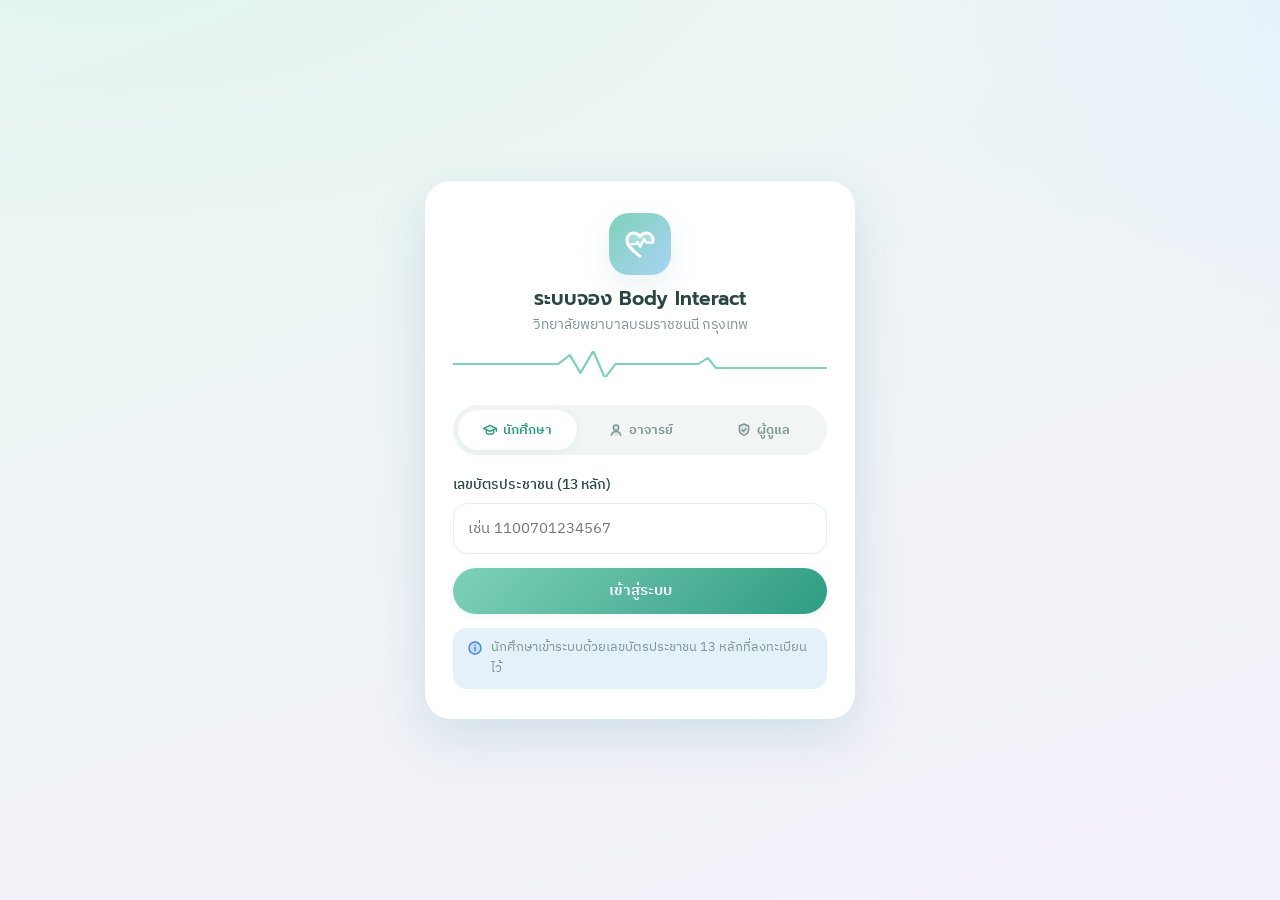
<file: Index.html>
<!DOCTYPE html>
<html lang="th">
<head>
  <meta charset="UTF-8" />
  <meta name="viewport" content="width=device-width, initial-scale=1.0" />
  <title>ระบบจอง Body Interact – วิทยาลัยพยาบาลบรมราชชนนี กรุงเทพ</title>
  <meta name="description" content="ระบบกำกับติดตามการจองเข้าใช้งานโปรแกรม Body Interact สำหรับการเรียนการสอน" />
  <link rel="preconnect" href="https://fonts.googleapis.com" />
  <link rel="preconnect" href="https://fonts.gstatic.com" crossorigin />
  <link href="https://fonts.googleapis.com/css2?family=Prompt:wght@400;500;600;700&family=IBM+Plex+Sans+Thai:wght@400;500;600;700&display=swap" rel="stylesheet" />
  <link rel="stylesheet" href="style.css" />
</head>
<body>
  <!-- ====== หน้าล็อกอิน ====== -->
  <div id="loginView" class="login-wrap">
    <div class="login-card">
      <div class="login-brand">
        <div class="logo">
          <svg viewBox="0 0 24 24" fill="none" stroke="#fff" stroke-width="2.1" stroke-linecap="round" stroke-linejoin="round">
            <path d="M12 20.6C6.4 16.6 2.8 13.3 2.8 9.1 2.8 6.2 5 4.3 7.5 4.3c1.7 0 3.3.9 4.5 2.5 1.2-1.6 2.8-2.5 4.5-2.5 2.5 0 4.7 1.9 4.7 4.8 0 .6-.07 1.2-.2 1.7H16l-1.7-2.5L11.6 14 9.8 10.6l-1 1.5H6.3" fill="#fff" fill-opacity=".22" stroke="none"/>
            <path d="M12 20.6C6.4 16.6 2.8 13.3 2.8 9.1 2.8 6.2 5 4.3 7.5 4.3c1.7 0 3.3.9 4.5 2.5 1.2-1.6 2.8-2.5 4.5-2.5 2.5 0 4.7 1.9 4.7 4.8 0 .6-.07 1.2-.2 1.7"/>
            <path d="M6.3 12.1h3l1-1.5 1.8 3.4 2.7-5.6L16.3 11h4.5" stroke-width="1.7"/>
          </svg>
        </div>
        <h1>ระบบจอง Body Interact</h1>
        <div class="sub">วิทยาลัยพยาบาลบรมราชชนนี กรุงเทพ</div>
        <svg class="pulse-line" viewBox="0 0 320 26" fill="none" stroke="currentColor" stroke-width="2" stroke-linecap="round" stroke-linejoin="round" preserveAspectRatio="none">
          <path d="M0 13 H90 l10 -9 l9 18 l11 -22 l10 27 l9 -14 H210 l8 -6 l7 10 H320"/>
        </svg>
      </div>

      <div class="seg" role="tablist">
        <button id="segStudent" class="active" onclick="App.switchLoginTab('student')">
          <svg viewBox="0 0 24 24" fill="none" stroke="currentColor" stroke-width="2.1" stroke-linecap="round" stroke-linejoin="round"><path d="M2.5 9.5 12 5l9.5 4.5L12 14z" fill="currentColor" fill-opacity=".18" stroke="none"/><path d="M2.5 9.5 12 5l9.5 4.5L12 14 2.5 9.5z"/><path d="M6.5 11.4v4.1c0 1.4 2.5 2.8 5.5 2.8s5.5-1.4 5.5-2.8v-4.1"/><path d="M21.5 9.5v4.2"/></svg>
          นักศึกษา
        </button>
        <button id="segTeacher" onclick="App.switchLoginTab('teacher')">
          <svg viewBox="0 0 24 24" fill="none" stroke="currentColor" stroke-width="2.1" stroke-linecap="round" stroke-linejoin="round"><circle cx="12" cy="8.6" r="4" fill="currentColor" fill-opacity=".18" stroke="none"/><circle cx="12" cy="8.6" r="4"/><path d="M5 20c0-3.6 3.1-5.6 7-5.6s7 2 7 5.6" fill="currentColor" fill-opacity=".18" stroke="none"/><path d="M5 20c0-3.6 3.1-5.6 7-5.6s7 2 7 5.6"/></svg>
          อาจารย์
        </button>
        <button id="segAdmin" onclick="App.switchLoginTab('admin')">
          <svg viewBox="0 0 24 24" fill="none" stroke="currentColor" stroke-width="2.1" stroke-linecap="round" stroke-linejoin="round"><path d="M12 3l7 3v5c0 4.4-3 7.7-7 9-4-1.3-7-4.6-7-9V6z" fill="currentColor" fill-opacity=".18" stroke="none"/><path d="M12 3l7 3v5c0 4.4-3 7.7-7 9-4-1.3-7-4.6-7-9V6z"/><path d="M9.2 12l2 2 3.6-3.8"/></svg>
          ผู้ดูแล
        </button>
      </div>

      <!-- ฟอร์มนักศึกษา: เลขบัตรประชาชน 13 หลัก -->
      <form id="studentForm" onsubmit="App.loginStudent(event)">
        <div class="field">
          <label for="sCid">เลขบัตรประชาชน (13 หลัก)</label>
          <input class="input" id="sCid" inputmode="numeric" pattern="[0-9]*" maxlength="13" placeholder="เช่น 1100701234567" autocomplete="off" required />
        </div>
        <button class="btn btn-primary btn-block" type="submit">เข้าสู่ระบบ</button>
        <div class="login-note">
          <svg viewBox="0 0 24 24" fill="none" stroke="currentColor" stroke-width="2.1" stroke-linecap="round" stroke-linejoin="round"><circle cx="12" cy="12" r="9" fill="currentColor" fill-opacity=".18" stroke="none"/><circle cx="12" cy="12" r="9"/><path d="M12 11.2v4.6"/><circle cx="12" cy="7.9" r="1.1" fill="currentColor" stroke="none"/></svg>
          นักศึกษาเข้าระบบด้วยเลขบัตรประชาชน 13 หลักที่ลงทะเบียนไว้
        </div>
      </form>

      <!-- ฟอร์มอาจารย์: อีเมล + รหัสผ่าน -->
      <form id="teacherForm" class="hidden" onsubmit="App.loginTeacher(event)">
        <div class="field">
          <label for="tEmail">อีเมลอาจารย์</label>
          <input class="input" id="tEmail" type="email" placeholder="name@bcnbangkok.ac.th" autocomplete="off" required />
        </div>
        <div class="field">
          <label for="tPass">รหัสผ่าน</label>
          <input class="input" id="tPass" type="password" placeholder="รหัสผ่าน" autocomplete="off" required />
        </div>
        <button class="btn btn-primary btn-block" type="submit">เข้าสู่ระบบ</button>
      </form>

      <!-- ฟอร์มผู้ดูแลระบบ: รหัสผ่าน -->
      <form id="adminForm" class="hidden" onsubmit="App.loginAdmin(event)">
        <div class="field">
          <label for="aPass">รหัสผ่านผู้ดูแลระบบ</label>
          <input class="input" id="aPass" type="password" placeholder="รหัสผ่านผู้ดูแล" autocomplete="off" required />
        </div>
        <button class="btn btn-primary btn-block" type="submit">เข้าสู่ระบบ</button>
        <div class="login-note">
          <svg viewBox="0 0 24 24" fill="none" stroke="currentColor" stroke-width="2.1" stroke-linecap="round" stroke-linejoin="round"><circle cx="12" cy="12" r="9" fill="currentColor" fill-opacity=".18" stroke="none"/><circle cx="12" cy="12" r="9"/><path d="M12 11.2v4.6"/><circle cx="12" cy="7.9" r="1.1" fill="currentColor" stroke="none"/></svg>
          ผู้ดูแลระบบมีสิทธิ์แก้ไขข้อมูลได้ทุกส่วน รวมถึงการตั้งค่าระบบ
        </div>
      </form>
    </div>
  </div>

  <!-- ====== แอปหลัก ====== -->
  <div id="appView" class="app hidden">
    <header class="topbar">
      <div class="topbar-inner">
        <div class="brand">
          <div class="brand-logo">
            <svg viewBox="0 0 24 24" fill="none" stroke="#fff" stroke-width="2.1" stroke-linecap="round" stroke-linejoin="round">
              <path d="M12 20.6C6.4 16.6 2.8 13.3 2.8 9.1 2.8 6.2 5 4.3 7.5 4.3c1.7 0 3.3.9 4.5 2.5 1.2-1.6 2.8-2.5 4.5-2.5 2.5 0 4.7 1.9 4.7 4.8 0 .6-.07 1.2-.2 1.7H16l-1.7-2.5L11.6 14 9.8 10.6l-1 1.5H6.3" fill="#fff" fill-opacity=".22" stroke="none"/>
              <path d="M6.3 12.1h3l1-1.5 1.8 3.4 2.7-5.6L16.3 11h4.5" stroke-width="1.8"/>
            </svg>
          </div>
          <div class="brand-text">
            <div class="name">ระบบจอง Body Interact</div>
            <div class="sub">วิทยาลัยพยาบาลบรมราชชนนี กรุงเทพ</div>
          </div>
        </div>
        <div class="topbar-spacer"></div>
        <div class="user-chip">
          <div class="who"><div class="n" id="uName">—</div><div class="r" id="uRole">—</div></div>
          <div class="av" id="uAvatar">N</div>
        </div>
        <button class="btn btn-soft btn-sm" onclick="App.logout()" title="ออกจากระบบ">
          <svg viewBox="0 0 24 24" fill="none" stroke="currentColor" stroke-width="2.1" stroke-linecap="round" stroke-linejoin="round"><path d="M14 4H7a3 3 0 0 0-3 3v10a3 3 0 0 0 3 3h7" fill="currentColor" fill-opacity=".18" stroke="none"/><path d="M14 4H7a3 3 0 0 0-3 3v10a3 3 0 0 0 3 3h7"/><path d="M16 15.5 19.5 12 16 8.5M19.5 12H9.5"/></svg>
          ออก
        </button>
      </div>
    </header>

    <nav class="nav" id="nav"></nav>
    <main class="main" id="main"></main>
  </div>

  <div class="toast-host" id="toastHost"></div>
  <div id="modalHost"></div>

  <script src="app.js"></script>
</body>
</html>
</file>
<file: style.css>
/* =========================================================
   Body Interact – ระบบจองเข้าใช้งาน
   วิทยาลัยพยาบาลบรมราชชนนี กรุงเทพ
   ========================================================= */

:root {
  /* palette – พาสเทลโทนพยาบาล/การดูแล */
  --bg:        #F2F8F6;
  --bg-grad-1: #EAF6F2;
  --bg-grad-2: #F4F0FA;
  --card:      #FFFFFF;

  --mint:      #7FD1B9;
  --mint-deep: #2F9C82;
  --mint-soft: #E2F4EE;

  --sky:       #A9D4F5;
  --sky-deep:  #3E86C7;
  --sky-soft:  #E4F1FB;

  --blush:     #F7C8D6;
  --blush-deep:#D97593;
  --blush-soft:#FCEAF0;

  --ink:       #294640;   /* ข้อความหลัก: เขียวอมเทาเข้ม อบอุ่น */
  --muted:     #7C958E;   /* ข้อความรอง */
  --line:      #E6EFEC;   /* เส้นคั่นบาง ๆ */

  --warn:      #E8A24A;
  --warn-soft: #FBEFDD;
  --danger:    #E58A8A;
  --danger-soft:#FBE8E8;
  --ok:        var(--mint-deep);

  --radius:    20px;
  --radius-sm: 14px;
  --radius-pill: 999px;

  --shadow-sm: 0 2px 8px rgba(47, 156, 130, 0.08);
  --shadow:    0 10px 30px rgba(47, 130, 156, 0.10);
  --shadow-lg: 0 18px 50px rgba(47, 130, 156, 0.16);

  --font-display: 'Prompt', system-ui, sans-serif;
  --font-body: 'IBM Plex Sans Thai', 'Sarabun', system-ui, sans-serif;
}

* { box-sizing: border-box; }

html, body { height: 100%; }

body {
  margin: 0;
  font-family: var(--font-body);
  color: var(--ink);
  background:
    radial-gradient(1200px 600px at 10% -10%, var(--mint-soft), transparent 60%),
    radial-gradient(1000px 700px at 110% 0%, var(--sky-soft), transparent 55%),
    linear-gradient(160deg, var(--bg-grad-1), var(--bg-grad-2));
  background-attachment: fixed;
  -webkit-font-smoothing: antialiased;
  line-height: 1.6;
}

h1, h2, h3, h4 { font-family: var(--font-display); font-weight: 600; line-height: 1.3; margin: 0; }
h1 { font-size: 1.5rem; }
h2 { font-size: 1.25rem; }
h3 { font-size: 1.05rem; }
p { margin: 0; }
button { font-family: var(--font-body); }
a { color: var(--sky-deep); }

.hidden { display: none !important; }
.sr-only { position: absolute; width: 1px; height: 1px; overflow: hidden; clip: rect(0 0 0 0); }

/* ---------- App layout ---------- */
.app { min-height: 100%; display: flex; flex-direction: column; }

.topbar {
  position: sticky; top: 0; z-index: 30;
  background: rgba(255,255,255,0.82);
  backdrop-filter: blur(12px);
  border-bottom: 1px solid var(--line);
}
.topbar-inner {
  max-width: 1080px; margin: 0 auto;
  padding: 12px 18px;
  display: flex; align-items: center; gap: 14px;
}
.brand { display: flex; align-items: center; gap: 12px; min-width: 0; }
.brand-logo {
  width: 44px; height: 44px; flex: none;
  border-radius: 14px;
  background: linear-gradient(135deg, var(--mint), var(--sky));
  display: grid; place-items: center;
  box-shadow: var(--shadow-sm);
}
.brand-logo svg { width: 26px; height: 26px; }
.brand-text { min-width: 0; }
.brand-text .name {
  font-family: var(--font-display); font-weight: 600;
  font-size: 1rem; line-height: 1.2; color: var(--ink);
  white-space: nowrap; overflow: hidden; text-overflow: ellipsis;
}
.brand-text .sub { font-size: .74rem; color: var(--muted); }

.topbar-spacer { flex: 1; }

.user-chip {
  display: flex; align-items: center; gap: 10px;
  padding: 6px 8px 6px 14px;
  background: var(--mint-soft);
  border-radius: var(--radius-pill);
}
.user-chip .who { text-align: right; line-height: 1.15; }
.user-chip .who .n { font-weight: 600; font-size: .9rem; }
.user-chip .who .r { font-size: .72rem; color: var(--mint-deep); }
.user-chip .av {
  width: 34px; height: 34px; border-radius: 50%;
  background: linear-gradient(135deg, var(--blush), var(--blush-deep));
  color: #fff; display: grid; place-items: center;
  font-family: var(--font-display); font-weight: 600; font-size: .9rem;
}

/* ---------- Tabs nav ---------- */
.nav {
  max-width: 1080px; margin: 0 auto; width: 100%;
  padding: 14px 18px 0;
  display: flex; gap: 8px; flex-wrap: wrap;
}
.nav button {
  border: none; cursor: pointer;
  padding: 10px 16px; border-radius: var(--radius-pill);
  background: rgba(255,255,255,0.7); color: var(--muted);
  font-size: .9rem; font-weight: 500;
  display: inline-flex; align-items: center; gap: 7px;
  transition: transform .12s ease, background .18s ease, color .18s ease, box-shadow .18s ease;
}
.nav button svg { width: 17px; height: 17px; }
.nav button:hover { color: var(--ink); transform: translateY(-1px); }
.nav button.active {
  background: var(--card); color: var(--mint-deep);
  box-shadow: var(--shadow-sm);
}

/* ---------- Main / cards ---------- */
.main { max-width: 1080px; margin: 0 auto; width: 100%; padding: 22px 18px 60px; flex: 1; }
.view { animation: rise .35s cubic-bezier(.2,.8,.25,1); }
@keyframes rise { from { opacity: 0; transform: translateY(10px); } to { opacity: 1; transform: none; } }

.section-head { display: flex; align-items: baseline; gap: 10px; margin: 6px 2px 16px; }
.section-head h2 { color: var(--ink); }
.section-head .hint { font-size: .85rem; color: var(--muted); }

.card {
  background: var(--card); border-radius: var(--radius);
  box-shadow: var(--shadow); padding: 22px;
}
.card + .card { margin-top: 16px; }
.grid { display: grid; gap: 16px; }
.grid.cols-2 { grid-template-columns: repeat(2, 1fr); }
.grid.cols-3 { grid-template-columns: repeat(3, 1fr); }
.grid.cols-4 { grid-template-columns: repeat(4, 1fr); }

/* ---------- Stat cards ---------- */
.stat {
  background: var(--card); border-radius: var(--radius);
  padding: 18px 20px; box-shadow: var(--shadow-sm);
  display: flex; align-items: center; gap: 14px;
  border: 1px solid var(--line);
}
.stat .ico {
  width: 46px; height: 46px; border-radius: 14px; flex: none;
  display: grid; place-items: center;
}
.stat .ico svg { width: 24px; height: 24px; }
.stat.mint .ico { background: var(--mint-soft); color: var(--mint-deep); }
.stat.sky  .ico { background: var(--sky-soft);  color: var(--sky-deep); }
.stat.blush .ico { background: var(--blush-soft); color: var(--blush-deep); }
.stat.warn .ico { background: var(--warn-soft); color: var(--warn); }
.stat .num { font-family: var(--font-display); font-size: 1.7rem; font-weight: 600; line-height: 1; }
.stat .lab { font-size: .8rem; color: var(--muted); margin-top: 3px; }

/* ---------- Buttons ---------- */
.btn {
  border: none; cursor: pointer;
  padding: 11px 20px; border-radius: var(--radius-pill);
  font-size: .92rem; font-weight: 600;
  display: inline-flex; align-items: center; justify-content: center; gap: 8px;
  transition: transform .12s ease, box-shadow .18s ease, filter .18s ease;
}
.btn svg { width: 17px; height: 17px; }
.btn:active { transform: scale(.96); }
.btn-primary { background: linear-gradient(135deg, var(--mint), var(--mint-deep)); color: #fff; box-shadow: var(--shadow-sm); }
.btn-primary:hover { filter: brightness(1.04); box-shadow: var(--shadow); transform: translateY(-1px); }
.btn-sky { background: linear-gradient(135deg, var(--sky), var(--sky-deep)); color: #fff; }
.btn-ghost { background: var(--mint-soft); color: var(--mint-deep); }
.btn-ghost:hover { background: #d6efe7; }
.btn-soft { background: #F1F5F4; color: var(--ink); }
.btn-danger { background: var(--danger-soft); color: var(--danger); }
.btn-danger:hover { background: #f7dada; }
.btn-warn { background: var(--warn-soft); color: var(--warn); }
.btn-sm { padding: 7px 13px; font-size: .82rem; }
.btn:disabled { opacity: .55; cursor: not-allowed; transform: none; }
.btn-block { width: 100%; }

/* ---------- Forms ---------- */
.field { margin-bottom: 14px; }
.field > label { display: block; font-size: .85rem; font-weight: 500; margin-bottom: 6px; color: var(--ink); }
.input, .select, textarea.input {
  width: 100%; padding: 12px 14px;
  border: 1.5px solid var(--line); border-radius: var(--radius-sm);
  background: #fff; color: var(--ink); font-family: var(--font-body); font-size: .95rem;
  transition: border-color .18s ease, box-shadow .18s ease;
}
.input:focus, .select:focus, textarea.input:focus {
  outline: none; border-color: var(--mint);
  box-shadow: 0 0 0 4px var(--mint-soft);
}
textarea.input { resize: vertical; min-height: 76px; }
.help { font-size: .78rem; color: var(--muted); margin-top: 5px; }

/* ---------- Badges / status ---------- */
.badge {
  display: inline-flex; align-items: center; gap: 5px;
  padding: 4px 11px; border-radius: var(--radius-pill);
  font-size: .76rem; font-weight: 600; white-space: nowrap;
}
.badge::before { content: ''; width: 7px; height: 7px; border-radius: 50%; background: currentColor; }
.badge.pending   { background: var(--warn-soft);  color: var(--warn); }
.badge.approved  { background: var(--mint-soft);  color: var(--mint-deep); }
.badge.rejected  { background: var(--danger-soft);color: var(--danger); }
.badge.cancelled { background: #EEF1F0; color: #93A3A0; }
.badge.in { background: var(--sky-soft); color: var(--sky-deep); }

/* ---------- Table ---------- */
.table-wrap { overflow-x: auto; border-radius: var(--radius-sm); }
table { width: 100%; border-collapse: collapse; font-size: .9rem; min-width: 640px; }
thead th {
  text-align: left; font-family: var(--font-display); font-weight: 600;
  font-size: .82rem; color: var(--muted); padding: 10px 12px;
  border-bottom: 1.5px solid var(--line); white-space: nowrap;
}
tbody td { padding: 12px; border-bottom: 1px solid var(--line); vertical-align: middle; }
tbody tr:last-child td { border-bottom: none; }
tbody tr { transition: background .15s ease; }
tbody tr:hover { background: #FAFCFB; }
.row-actions { display: flex; gap: 6px; flex-wrap: wrap; }

/* ---------- Slot grid ---------- */
.slot-grid { display: grid; grid-template-columns: repeat(auto-fill, minmax(150px, 1fr)); gap: 12px; }
.slot {
  border: 1.5px solid var(--line); border-radius: var(--radius-sm);
  padding: 14px; cursor: pointer; background: #fff;
  transition: transform .12s ease, border-color .18s ease, box-shadow .18s ease;
  text-align: left;
}
.slot:hover:not(.full) { border-color: var(--mint); transform: translateY(-2px); box-shadow: var(--shadow-sm); }
.slot.selected { border-color: var(--mint-deep); box-shadow: 0 0 0 4px var(--mint-soft); }
.slot.full { background: #F7F7F7; cursor: not-allowed; opacity: .75; }
.slot .time { font-family: var(--font-display); font-weight: 600; font-size: 1rem; }
.slot .avail { font-size: .82rem; margin-top: 6px; display: flex; align-items: center; gap: 6px; }
.dots { display: flex; flex-wrap: wrap; gap: 3px; max-width: 100%; overflow: hidden; }
.dot { width: 9px; height: 9px; border-radius: 50%; background: var(--mint); }
.dot.taken { background: #DCE5E2; }

/* ---------- Calendar (week) ---------- */
.cal-head { display: flex; align-items: center; gap: 10px; margin-bottom: 14px; flex-wrap: wrap; }
.cal-head .range { font-family: var(--font-display); font-weight: 600; }
.week { display: grid; grid-template-columns: repeat(7, 1fr); gap: 8px; }
.day-col { background: #FBFDFC; border: 1px solid var(--line); border-radius: var(--radius-sm); padding: 8px; min-height: 90px; }
.day-col.off { background: #F4F4F4; opacity: .6; }
.day-col.today { border-color: var(--mint); box-shadow: 0 0 0 3px var(--mint-soft); }
.day-col .dh { text-align: center; margin-bottom: 6px; }
.day-col .dh .dow { font-size: .72rem; color: var(--muted); }
.day-col .dh .dn { font-family: var(--font-display); font-weight: 600; font-size: 1.05rem; }
.day-col .pill {
  font-size: .72rem; padding: 3px 7px; border-radius: 8px; margin-bottom: 4px;
  background: var(--mint-soft); color: var(--mint-deep);
  overflow: hidden; text-overflow: ellipsis; white-space: nowrap;
}
.day-col .pill.pending { background: var(--warn-soft); color: var(--warn); }
.day-col .pill.full { background: var(--danger-soft); color: var(--danger); }

/* ---------- Login ---------- */
.login-wrap { min-height: 100vh; display: grid; place-items: center; padding: 22px; }
.login-card {
  width: 100%; max-width: 430px;
  background: var(--card); border-radius: 26px;
  box-shadow: var(--shadow-lg); padding: 32px 28px 30px;
  animation: rise .4s cubic-bezier(.2,.8,.25,1);
}
.login-brand { text-align: center; margin-bottom: 8px; }
.login-brand .logo {
  width: 62px; height: 62px; margin: 0 auto 12px;
  border-radius: 20px;
  background: linear-gradient(135deg, var(--mint), var(--sky));
  display: grid; place-items: center; box-shadow: var(--shadow);
}
.login-brand .logo svg { width: 34px; height: 34px; }
.login-brand h1 { font-size: 1.2rem; }
.login-brand .sub { color: var(--muted); font-size: .85rem; margin-top: 3px; }
.pulse-line { width: 100%; height: 26px; margin: 14px 0 2px; color: var(--mint); }

.seg {
  display: flex; gap: 4px; background: #F1F5F4; padding: 5px;
  border-radius: var(--radius-pill); margin: 18px 0 20px;
}
.seg button {
  flex: 1; border: none; cursor: pointer; background: transparent;
  padding: 9px 6px; border-radius: var(--radius-pill); font-weight: 600; font-size: .82rem;
  color: var(--muted); transition: all .18s ease; white-space: nowrap;
  display: inline-flex; align-items: center; justify-content: center; gap: 5px;
}
.seg button svg { width: 16px; height: 16px; flex: none; }
.seg button.active { background: #fff; color: var(--mint-deep); box-shadow: var(--shadow-sm); }
@media (max-width: 380px){
  .seg button { font-size: .76rem; padding: 9px 3px; gap: 3px; }
  .seg button svg { width: 15px; height: 15px; }
}

.login-note {
  margin-top: 14px; font-size: .8rem; color: var(--muted);
  background: var(--sky-soft); padding: 10px 14px; border-radius: var(--radius-sm);
  display: flex; gap: 8px; align-items: flex-start;
}
.login-note svg { width: 16px; height: 16px; flex: none; margin-top: 2px; color: var(--sky-deep); }

/* ---------- Empty / loading ---------- */
.empty { text-align: center; padding: 40px 20px; color: var(--muted); }
.empty .emo { font-size: 2.4rem; margin-bottom: 8px; }
.empty p { font-size: .92rem; }

.loading { display: flex; align-items: center; justify-content: center; gap: 12px; padding: 40px; color: var(--muted); }
.spinner {
  width: 26px; height: 26px; border-radius: 50%;
  border: 3px solid var(--mint-soft); border-top-color: var(--mint-deep);
  animation: spin .8s linear infinite;
}
@keyframes spin { to { transform: rotate(360deg); } }

.skeleton { background: linear-gradient(90deg, #eef3f1, #f6faf8, #eef3f1); background-size: 200% 100%; animation: sk 1.2s infinite; border-radius: 10px; }
@keyframes sk { to { background-position: -200% 0; } }

/* ---------- Toast ---------- */
.toast-host { position: fixed; bottom: 22px; left: 50%; transform: translateX(-50%); z-index: 100; display: flex; flex-direction: column; gap: 8px; align-items: center; pointer-events: none; }
.toast {
  background: var(--ink); color: #fff; padding: 12px 18px; border-radius: var(--radius-pill);
  font-size: .9rem; box-shadow: var(--shadow-lg);
  display: flex; align-items: center; gap: 9px;
  animation: toastIn .3s cubic-bezier(.2,.8,.25,1);
}
.toast svg { width: 18px; height: 18px; flex: none; }
.toast.ok { background: var(--mint-deep); }
.toast.err { background: var(--danger); }
@keyframes toastIn { from { opacity: 0; transform: translateY(14px); } to { opacity: 1; transform: none; } }

/* ---------- Modal ---------- */
.modal-host { position: fixed; inset: 0; z-index: 90; display: grid; place-items: center; padding: 20px; background: rgba(41,70,64,.32); backdrop-filter: blur(3px); animation: rise .2s ease; overflow-y: auto; overscroll-behavior: contain; }
.modal { background: #fff; border-radius: 24px; box-shadow: var(--shadow-lg); width: 100%; max-width: 460px; padding: 26px;
         max-height: calc(100vh - 40px); max-height: calc(100dvh - 40px); overflow-y: auto; overscroll-behavior: contain; }
.modal h3 { margin-bottom: 6px; }
.modal .modal-sub { color: var(--muted); font-size: .88rem; margin-bottom: 18px; }
.modal-actions { display: flex; gap: 10px; margin-top: 20px; }
.modal-actions .btn { flex: 1; }

/* meta list inside cards */
.meta { display: flex; flex-wrap: wrap; gap: 6px 16px; font-size: .85rem; color: var(--muted); margin-top: 8px; }
.meta b { color: var(--ink); font-weight: 600; }

.booking-card { border: 1px solid var(--line); border-radius: var(--radius-sm); padding: 16px; }
.booking-card + .booking-card { margin-top: 10px; }
.booking-card .bc-top { display: flex; justify-content: space-between; align-items: flex-start; gap: 10px; }
.booking-card .bc-title { font-family: var(--font-display); font-weight: 600; }
.bc-actions { display: flex; gap: 8px; margin-top: 12px; flex-wrap: wrap; }

.report-bar { height: 10px; border-radius: 6px; background: var(--mint-soft); overflow: hidden; }
.report-bar > span { display: block; height: 100%; background: linear-gradient(90deg, var(--mint), var(--mint-deep)); border-radius: 6px; }

.demo-banner {
  max-width: 1080px; margin: 12px auto 0; width: calc(100% - 36px);
  background: var(--warn-soft); color: #9a6a1f; border-radius: var(--radius-sm);
  padding: 9px 16px; font-size: .82rem; display: flex; gap: 8px; align-items: center;
}
.demo-banner svg { width: 16px; height: 16px; flex: none; }

/* ---------- Responsive ---------- */
@media (max-width: 860px) {
  .grid.cols-4 { grid-template-columns: repeat(2, 1fr); }
  .grid.cols-3 { grid-template-columns: 1fr; }
  .grid.cols-2 { grid-template-columns: 1fr; }
  .week { grid-template-columns: repeat(7, minmax(86px, 1fr)); overflow-x: auto; }
}
@media (max-width: 560px) {
  .brand-text .sub { display: none; }
  .user-chip .who { display: none; }
  .user-chip { padding: 6px; }
  .grid.cols-4 { grid-template-columns: 1fr 1fr; }
  .stat .num { font-size: 1.4rem; }
  .main { padding: 16px 14px 50px; }
  .card { padding: 18px; }
  .nav { padding: 12px 14px 0; }
  h1 { font-size: 1.25rem; }
}

@media (prefers-reduced-motion: reduce) {
  *, *::before, *::after { animation-duration: .001ms !important; transition-duration: .001ms !important; }
}

:focus-visible { outline: 3px solid var(--sky); outline-offset: 2px; border-radius: 6px; }

/* =========================================================
   หน้า LOGIN: ปฏิทินรายเดือน + หมายเหตุ + ลิงก์เว็บไซต์
   ========================================================= */
.login-grid {
  width: 100%; max-width: 880px;
  display: grid; grid-template-columns: 1fr 430px; gap: 22px;
  align-items: start;
}
.login-card { order: 1; }
.login-cal-panel { order: 2; }
.login-cal-panel {
  background: var(--card); border-radius: 26px; box-shadow: var(--shadow-lg);
  padding: 20px 20px 18px; animation: rise .4s cubic-bezier(.2,.8,.25,1);
}
.cal-month-head { display: flex; align-items: center; justify-content: space-between; margin-bottom: 12px; }
.cal-month-label { font-family: 'Prompt', sans-serif; font-weight: 600; color: var(--ink); font-size: 1.02rem; }
.cal-nav {
  width: 34px; height: 34px; border: none; cursor: pointer; border-radius: 10px;
  background: var(--mint-soft); color: var(--mint-deep);
  display: grid; place-items: center; transition: background .15s;
}
.cal-nav:hover { background: #D2EDE5; }
.cal-nav svg { width: 18px; height: 18px; }

.month-cal { min-height: 248px; }
.mc-grid { display: grid; grid-template-columns: repeat(7, 1fr); gap: 4px; }
.mc-head { margin-bottom: 4px; }
.mc-dow { text-align: center; font-size: .72rem; font-weight: 600; color: var(--muted); padding: 4px 0; }
.mc-cell {
  position: relative; aspect-ratio: 1 / 1; border-radius: 11px;
  background: #F6FAF9; display: flex; align-items: flex-start; justify-content: flex-start;
  padding: 6px 8px; min-height: 34px;
}
.mc-cell .mc-d { font-size: .82rem; color: var(--ink); font-weight: 500; }
.mc-cell.out { background: transparent; }
.mc-cell.out .mc-d { color: #C4D0CC; }
.mc-cell.today { background: var(--sky-soft); box-shadow: inset 0 0 0 2px var(--sky); }
.mc-cell.today .mc-d { color: var(--sky-deep); font-weight: 700; }
.mc-badge {
  position: absolute; right: 5px; bottom: 5px; min-width: 17px; height: 17px; padding: 0 4px;
  border-radius: 999px; background: linear-gradient(135deg, var(--mint), var(--mint-deep));
  color: #fff; font-size: .68rem; font-weight: 700; display: grid; place-items: center; box-shadow: var(--shadow-sm);
}
.mc-loading { min-height: 248px; display: grid; place-items: center; }

.cal-note {
  margin-top: 16px; display: flex; gap: 10px; align-items: flex-start;
  background: linear-gradient(135deg, var(--blush-soft), #FFF3F6);
  border: 1.5px dashed var(--blush-deep); border-radius: var(--radius-sm);
  padding: 13px 15px; color: #A84E6D; font-weight: 600; font-size: .9rem; line-height: 1.5;
}
.cal-note svg { width: 20px; height: 20px; flex: none; color: var(--blush-deep); margin-top: 1px; }

.login-footer {
  grid-column: 1 / -1; text-align: center; margin-top: 18px; font-size: .9rem; color: var(--muted);
}
.login-footer a {
  display: inline-flex; align-items: center; gap: 7px; margin-left: 6px;
  color: var(--sky-deep); font-weight: 600; text-decoration: none;
  background: var(--card); padding: 8px 16px; border-radius: var(--radius-pill); box-shadow: var(--shadow-sm);
  transition: transform .15s, box-shadow .15s;
}
.login-footer a:hover { transform: translateY(-1px); box-shadow: var(--shadow); }
.login-footer a svg { width: 17px; height: 17px; }

@media (max-width: 820px){
  .login-grid { grid-template-columns: 1fr; max-width: 460px; }
  .login-card { order: 1; }
  .login-cal-panel { order: 2; }
  .login-footer { order: 3; }
}

/* QR ดาวน์โหลดแอป */
.login-footer .lf-web { margin-bottom: 16px; }
.qr-block {
  background: var(--card); border-radius: 22px; box-shadow: var(--shadow);
  padding: 18px 26px 20px; display: inline-block; max-width: 460px;
}
.qr-caption { font-weight: 600; color: var(--ink); font-size: .92rem; margin-bottom: 14px; text-align: center; }
.qr-row {
  display: flex; flex-direction: row; flex-wrap: nowrap;
  gap: 26px; justify-content: center; align-items: flex-start;
}
.qr-item {
  display: flex; flex-direction: column; align-items: center; gap: 9px;
  background: #F8FBFA; border: 1px solid #EEF2F1; border-radius: 16px;
  padding: 14px 16px 12px;
}
.qr-item img {
  width: 120px; height: 120px; border-radius: 14px; background: #fff;
  padding: 8px; box-shadow: var(--shadow-sm); border: 1px solid #EEF2F1;
  display: block;
}
.qr-item span { font-size: .82rem; color: var(--muted); font-weight: 600; white-space: nowrap; }
@media (max-width: 420px){
  .qr-row { flex-wrap: wrap; }
}

/* =========================================================
   เลือกสมาชิกกลุ่ม (member picker) + ช่องหมายเหตุ
   ========================================================= */
textarea.input { resize: vertical; min-height: 60px; line-height: 1.5; }
.member-picker { position: relative; }
.member-chips { display: flex; flex-wrap: wrap; gap: 6px; margin-bottom: 8px; }
.member-chips:empty { display: none; }
.member-chip {
  display: inline-flex; align-items: center; gap: 7px;
  background: var(--mint-soft); color: var(--mint-deep);
  border-radius: 999px; padding: 5px 8px 5px 13px;
  font-size: .85rem; font-weight: 600;
}
.member-chip.teacher { background: var(--sky-soft); color: var(--sky-deep); }
.member-chip button {
  border: none; background: rgba(255,255,255,.75); color: inherit;
  width: 19px; height: 19px; border-radius: 50%; cursor: pointer;
  font-size: .85rem; line-height: 1; display: grid; place-items: center;
}
.member-chip button:hover { background: #fff; }
.member-list {
  position: absolute; z-index: 40; left: 0; right: 0; top: 100%; margin-top: 6px;
  background: #fff; border: 1.5px solid var(--line); border-radius: var(--radius-sm);
  box-shadow: var(--shadow); max-height: 250px; overflow: auto;
}
.member-opt {
  display: flex; width: 100%; justify-content: space-between; align-items: center; gap: 10px;
  padding: 10px 14px; border: none; background: none; cursor: pointer; text-align: left;
}
.member-opt:hover { background: var(--mint-soft); }
/* ---- แถบยืนยันชื่อ + กล่องสรุปผู้ที่เลือก ---- */
.stu-hint {
  min-height: 34px; display: flex; align-items: center; gap: 8px;
  padding: 7px 12px; margin-bottom: 8px; border-radius: 10px;
  background: #F6FAF9; color: var(--muted); font-size: .9rem;
  border: 1px dashed var(--line);
}
.stu-hint.on { background: var(--mint-soft); color: var(--ink); font-weight: 600; border-style: solid; border-color: var(--mint-deep); }

.picked-box { margin-top: 10px; border: 1px solid var(--line); border-radius: 14px; padding: 12px 14px; background: #fff; }
.picked-empty { color: var(--muted); font-size: .88rem; }
.picked-head { display: flex; align-items: center; gap: 7px; font-weight: 700; color: var(--mint-deep); margin-bottom: 8px; font-size: .92rem; }
.picked-head svg { width: 16px; height: 16px; }
.picked-list { list-style: none; margin: 0; padding: 0; display: grid; gap: 4px; max-height: 240px; overflow-y: auto; }
.picked-list li { display: flex; align-items: center; gap: 10px; padding: 5px 8px; border-radius: 9px; background: #F6FAF9; }
.picked-list .pk-code { font-weight: 700; font-variant-numeric: tabular-nums; color: var(--mint-deep); flex: none; }
.picked-list .pk-name { flex: 1; min-width: 0; overflow: hidden; text-overflow: ellipsis; white-space: nowrap; }
.picked-list .pk-room { font-size: .8rem; color: var(--muted); flex: none; }
.picked-list .pk-del { border: 0; background: none; cursor: pointer; color: var(--muted); font-size: 1.1rem; line-height: 1; padding: 0 4px; }
.picked-list .pk-del:hover { color: #C0392B; }

/* ---- เลือกนักศึกษาด้วยปุ่มเลข 3 ตัวท้ายของรหัส ---- */
.stu-room { margin-bottom: 10px; }
.stu-grid { display: flex; flex-wrap: wrap; gap: 6px; }
.stu-btn {
  min-width: 48px; padding: 7px 10px; border-radius: 10px; cursor: pointer;
  border: 1px solid var(--line, #DCE7E4); background: #fff; color: var(--ink);
  font-weight: 700; font-size: .92rem; font-variant-numeric: tabular-nums;
  transition: background .15s ease, border-color .15s ease, color .15s ease;
}
.stu-btn:hover { background: var(--mint-soft); }
.stu-btn.on { background: var(--mint-deep); border-color: var(--mint-deep); color: #fff; }
.stu-btn.nocode { color: var(--muted); font-weight: 600; }
.stu-btn:focus-visible { outline: 2px solid var(--mint-deep); outline-offset: 2px; }

.member-opt .mo-name { font-weight: 600; color: var(--ink); }
.member-opt .mo-role { font-size: .78rem; color: var(--muted); flex: none; }
.member-empty { padding: 12px 14px; color: var(--muted); font-size: .85rem; }

/* =========================================================
   SCENARIOS
   ========================================================= */
.scn-tools { display: flex; gap: 12px; align-items: center; flex-wrap: wrap; margin-bottom: 14px; }
.scn-tools .input { flex: 1; min-width: 200px; }
.chips { display: flex; gap: 6px; flex-wrap: wrap; }
.chip {
  border: none; cursor: pointer; padding: 8px 14px; border-radius: var(--radius-pill);
  background: #F1F5F4; color: var(--muted); font-weight: 600; font-size: .82rem; transition: all .15s;
}
.chip:hover { color: var(--ink); }
.chip.active { background: var(--mint-soft); color: var(--mint-deep); }

.scn-list { display: flex; flex-direction: column; gap: 8px; }
.scn-item {
  display: flex; align-items: center; gap: 14px; padding: 12px 14px;
  background: #F8FBFA; border-radius: var(--radius-sm); cursor: pointer; transition: all .15s;
}
.scn-item:hover { background: var(--mint-soft); transform: translateX(2px); }
.scn-no { font-family: 'Prompt', sans-serif; font-weight: 700; color: var(--mint-deep); min-width: 52px; font-size: .92rem; }
.scn-main { flex: 1; min-width: 0; }
.scn-title { font-weight: 600; color: var(--ink); font-size: .94rem; }
.scn-meta { font-size: .8rem; color: var(--muted); margin-top: 3px; display: flex; align-items: center; gap: 6px; flex-wrap: wrap; }
.scn-pdf { flex: none; }
.scn-modal-no { font-family: 'Prompt', sans-serif; font-weight: 700; color: var(--mint-deep); font-size: 1.1rem; }
.kv { display: flex; justify-content: space-between; gap: 12px; padding: 9px 0; border-bottom: 1px solid #EEF2F1; font-size: .92rem; }
.kv span { color: var(--muted); }
.kv b { color: var(--ink); text-align: right; }

/* ป้ายระดับความยาก */
.lv { display: inline-flex; align-items: center; gap: 6px; font-weight: 600; font-size: .8rem; }
.lv-bars { display: inline-flex; gap: 2px; }
.lv-bars i { width: 9px; height: 4px; border-radius: 2px; background: #DDE6E3; display: block; }
.lv-basic { color: var(--sky-deep); }
.lv-basic .lv-bars i:nth-child(1){ background: var(--sky-deep); }
.lv-inter { color: var(--warn); }
.lv-inter .lv-bars i:nth-child(1),.lv-inter .lv-bars i:nth-child(2){ background: var(--warn); }
.lv-adv { color: var(--mint-deep); }
.lv-adv .lv-bars i { background: var(--mint-deep); }

/* =========================================================
   บัญชี BI
   ========================================================= */
.bi-list { display: flex; flex-direction: column; gap: 10px; }
.bi-item {
  display: flex; align-items: center; justify-content: space-between; gap: 12px;
  padding: 14px 16px; background: #F8FBFA; border-radius: var(--radius-sm); flex-wrap: wrap;
}
.bi-main { min-width: 0; flex: 1; }
.bi-user { display: flex; align-items: center; gap: 8px; color: var(--ink); font-size: .96rem; flex-wrap: wrap; }
.bi-user svg { width: 18px; height: 18px; color: var(--mint-deep); flex: none; }
.bi-holder { display: block; font-size: .8rem; color: var(--muted); margin-top: 4px; }
.bi-pass { display: flex; align-items: center; gap: 7px; margin-top: 7px; font-size: .85rem; color: var(--ink); }
.bi-pass svg { width: 15px; height: 15px; color: var(--blush-deep); flex: none; }
.bi-pass code {
  background: var(--blush-soft); color: var(--blush-deep); padding: 2px 9px; border-radius: 7px;
  font-family: 'IBM Plex Sans Thai', monospace; font-weight: 700; letter-spacing: .3px;
}
.bi-pass.muted { color: var(--muted); }
.bi-pass.muted svg { color: var(--muted); }
.bi-actions { display: flex; gap: 6px; flex-wrap: wrap; }

/* ===== ความปลอดภัยรหัสผ่าน BI (ผู้ใช้ที่ไม่ใช่ผู้ดูแลระบบ) ===== */
/* ห้ามคลุมดำ/เลือกข้อความ ในส่วนข้อมูลบัญชี BI */
.secure, .secure * {
  -webkit-user-select: none; -moz-user-select: none; -ms-user-select: none; user-select: none;
  -webkit-touch-callout: none; /* กัน iOS กดค้างแล้วขึ้นเมนู copy */
}
/* รหัสผ่านที่ถูกซ่อน (••••) */
.pw-mask { min-width: 88px; text-align: center; }
.pw-eye { white-space: nowrap; }
/* ลายน้ำชื่อผู้ดู แสดงเฉพาะตอนกดดูรหัส — ถ่ายภาพหน้าจอไปก็ระบุตัวผู้ดูได้ */
.bi-pass .pw-wm { display: none; }
.bi-pass.reveal .pw-wm {
  display: inline-block; font-size: .72rem; color: var(--muted);
  border: 1px dashed var(--muted); border-radius: 6px; padding: 1px 7px; opacity: .85;
}
/* หน้าต่างเสีย focus (เช่น เปิด Snipping Tool) → เบลอข้อมูลบัญชี BI ทันที */
body.app-blurred .secure {
  filter: blur(9px);
  pointer-events: none;
  transition: filter .1s;
}

/* สั่งพิมพ์หน้า → ไม่พิมพ์รหัสผ่านและปุ่มดูรหัส */
@media print {
  .secure .pw-mask, .secure .pw-eye, .bi-pass.secure code { display: none !important; }
  .secure::after { content: 'ข้อมูลถูกซ่อนเพื่อความปลอดภัย'; font-size: .8rem; color: #999; }
}

/* วันที่คลิกได้บนปฏิทิน login + modal รายละเอียดรายวัน */
.mc-cell.click { cursor: pointer; transition: background .15s, transform .12s; }
.mc-cell.click:hover { background: var(--mint-soft); transform: translateY(-1px); }
.mc-cell.has { box-shadow: inset 0 0 0 1.5px rgba(127,209,185,.5); }
.mc-cell.today.has { box-shadow: inset 0 0 0 2px var(--sky); }

.dd-date { display: flex; align-items: center; gap: 8px; font-family: 'Prompt', sans-serif; font-weight: 600; color: var(--ink); font-size: 1.05rem; margin-bottom: 14px; }
.dd-date svg { width: 20px; height: 20px; color: var(--mint-deep); }
.dd-list { display: flex; flex-direction: column; gap: 10px; max-height: 56vh; overflow-y: auto; }
.dd-slot { background: #F6FAF9; border-radius: var(--radius-sm); padding: 11px 14px; }
.dd-slot.full { background: var(--danger-soft); }
.dd-slot-head { display: flex; justify-content: space-between; align-items: center; margin-bottom: 4px; }
.dd-slot-head b { color: var(--ink); font-size: .94rem; }
.dd-free { color: var(--mint-deep); font-weight: 600; font-size: .82rem; }
.dd-full { color: var(--danger); font-weight: 700; font-size: .82rem; }
.dd-case { display: flex; align-items: center; gap: 8px; font-size: .88rem; color: var(--ink); padding: 4px 0 2px; flex-wrap: wrap; }
.dd-empty { font-size: .82rem; color: var(--muted); padding-top: 2px; }
.muted-row { color: var(--muted); text-align: center; padding: 14px; }

/* =========================================================
   ส่วนเพิ่มเติม: ปฏิทินเต็มเดือนในแอป / เวลายืดหยุ่น /
   ปุ่มแบ่งหน้า / modal จ่ายบัญชี BI
   ========================================================= */

/* ---------- ปฏิทินเต็มเดือน (หน้าในแอป) ---------- */
.main-cal { margin-top: 14px; }
.main-cal .mc-cell.big { min-height: 76px; align-items: flex-start; padding: 8px; position: relative; }
.main-cal .mc-cell.big .mc-d { font-size: .92rem; }
.main-cal .mc-cell.big .mc-badge { position: absolute; right: 7px; bottom: 7px; }
.mc-cell.closed { background: repeating-linear-gradient(-45deg, #F5F8F7, #F5F8F7 6px, #EFF4F2 6px, #EFF4F2 12px); }
.mc-cell.closed .mc-d { color: #B7C2BF; }
.mc-pend {
  position: absolute; left: 8px; bottom: 9px;
  width: 9px; height: 9px; border-radius: 50%;
  background: var(--warn); box-shadow: 0 0 0 2.5px var(--warn-soft);
}
.dd-slot.pend { background: var(--warn-soft); }

/* ---------- แผนภาพความว่างรายช่วง 30 นาที ---------- */
.timeline { display: flex; flex-wrap: wrap; gap: 4px; }
.tl-step {
  flex: 1 0 52px; max-width: 76px; text-align: center;
  background: var(--mint-soft); color: var(--mint-deep);
  border-radius: 8px; padding: 6px 2px; font-size: .72rem; font-weight: 600;
}
.tl-step.part { background: var(--warn-soft); color: var(--warn); }
.tl-step.full { background: var(--danger-soft); color: var(--danger); }
.tl-legend { display: flex; align-items: center; gap: 10px; font-size: .78rem; color: var(--muted); margin-top: 8px; }
.tl-legend .lg { display: inline-block; width: 12px; height: 12px; border-radius: 4px; margin-right: 4px; vertical-align: -1px; }
.tl-legend .lg.free { background: var(--mint-soft); }
.tl-legend .lg.part { background: var(--warn-soft); }
.tl-legend .lg.full { background: var(--danger-soft); }

.free-ind { display: flex; align-items: center; min-height: 46px; font-weight: 600; font-size: .92rem; }
.free-ind .ok { color: var(--mint-deep); display: flex; align-items: center; gap: 6px; }
.free-ind .bad { color: var(--danger); display: flex; align-items: center; gap: 6px; }
.free-ind svg { width: 18px; height: 18px; }

/* ---------- ปุ่มแบ่งหน้า (pagination) ---------- */
.pager { display: flex; align-items: center; gap: 5px; flex-wrap: wrap; margin-top: 16px; }
.pg-btn {
  min-width: 34px; height: 34px; padding: 0 8px;
  border: 1px solid var(--line); border-radius: 10px; background: #fff;
  color: var(--ink); font-size: .86rem; font-weight: 600; cursor: pointer;
  transition: background .15s, transform .12s;
}
.pg-btn:hover:not(:disabled) { background: var(--mint-soft); transform: translateY(-1px); }
.pg-btn.active { background: var(--mint-deep); border-color: var(--mint-deep); color: #fff; }
.pg-btn:disabled { opacity: .4; cursor: default; }
.pg-dots { color: var(--muted); padding: 0 2px; }
.pg-info { margin-left: auto; font-size: .8rem; color: var(--muted); }

/* ---------- modal อนุมัติ + จ่ายบัญชี BI ---------- */
/* พื้นที่เลื่อนรายการบัญชี BI ในป๊อปอัพอนุมัติการจอง */
.asn-scroll { max-height: 46vh; max-height: 46dvh; overflow-y: auto; overscroll-behavior: contain; padding-right: 4px; margin-bottom: 4px; }
.asn-scroll::-webkit-scrollbar { width: 8px; }
.asn-scroll::-webkit-scrollbar-thumb { background: #CFE3DE; border-radius: 8px; }
.asn-bk { background: #F6FAF9; border-radius: var(--radius-sm); padding: 10px 14px; margin-bottom: 12px; font-size: .92rem; }
.asn-group { margin-bottom: 10px; }
.asn-head { font-size: .8rem; font-weight: 700; color: var(--muted); text-transform: uppercase; letter-spacing: .4px; margin-bottom: 6px; }
.asn-item {
  display: flex; align-items: center; gap: 10px;
  border: 1px solid var(--line); border-radius: 12px;
  padding: 9px 12px; margin-bottom: 6px; cursor: pointer;
  transition: background .15s, border-color .15s;
}
.asn-item:hover { background: var(--mint-soft); }
.asn-item:has(input:checked) { background: var(--mint-soft); border-color: var(--mint-deep); }
.asn-item input { accent-color: var(--mint-deep); width: 16px; height: 16px; }
.asn-user { display: flex; align-items: center; gap: 7px; font-weight: 600; font-size: .92rem; }
.asn-user svg { width: 16px; height: 16px; color: var(--mint-deep); }
/* ===== ปุ่มเข้าสู่ระบบด้วย Google ===== */
.btn-google {
  display: inline-flex; align-items: center; justify-content: center; gap: 10px;
  background: #fff; color: #3c4043; border: 1.5px solid #dadce0;
  font-weight: 600; padding: 12px 16px; box-shadow: var(--shadow-sm);
}
.btn-google:hover { background: #f8faf9; border-color: #c6cbd0; box-shadow: var(--shadow); transform: translateY(-1px); }
.btn-google svg { flex: none; }
.login-err {
  margin-top: 12px; padding: 10px 12px; border-radius: var(--radius-sm);
  background: var(--blush-soft); color: #9b2c4a; font-size: .92rem; line-height: 1.5;
}

/* ===== Modal แก้ไขการจอง (ผู้ดูแล) ===== */
.modal-edit { max-width: 620px; }
.modal-edit h3 { display: flex; align-items: center; gap: 8px; }
.modal-edit h3 svg { width: 22px; height: 22px; color: var(--mint-deep); }
.ed-grid { display: grid; grid-template-columns: 1fr 1fr; gap: 0 14px; }
.ed-grid .ed-full { grid-column: 1 / -1; }
.ed-grid .field { margin-bottom: 12px; }
.ed-check { display: inline-flex !important; align-items: center; gap: 8px; cursor: pointer; }
.ed-check input { width: 18px; height: 18px; accent-color: var(--mint-deep); }
@media (max-width: 560px) { .ed-grid { grid-template-columns: 1fr; } }

/* ===== เลือกนักศึกษาทั้ง Sec ===== */
.room-head { display: flex; align-items: center; gap: 10px; flex-wrap: wrap; margin-bottom: 8px; }
.room-cnt { font-size: .8rem; color: var(--muted); }
.room-all { margin-left: auto; }
.room-all svg { width: 15px; height: 15px; }

/* ===== ตั้งค่า: แท็บย่อย ===== */
.set-tabs { display: flex; gap: 6px; flex-wrap: wrap; margin: 0 2px 14px; }
.set-tabs button {
  border: 1px solid var(--line); cursor: pointer; padding: 8px 14px; border-radius: var(--radius-pill);
  background: rgba(255,255,255,.75); color: var(--muted); font: inherit; font-size: .88rem; font-weight: 500;
  display: inline-flex; align-items: center; gap: 6px; transition: background .15s, color .15s;
}
.set-tabs button svg { width: 16px; height: 16px; }
.set-tabs button:hover { color: var(--ink); }
.set-tabs button.active { background: var(--mint-soft); color: var(--mint-deep); border-color: transparent; font-weight: 600; }

/* ===== ตั้งค่า: จัดการผู้ใช้ ===== */
.adm-head { flex-wrap: wrap; align-items: center; margin-top: 0; }
.adm-head .btn svg { width: 15px; height: 15px; }
.adm-tools { display: flex; gap: 8px; flex-wrap: wrap; align-items: center; margin-bottom: 14px; }
.adm-tools .input { flex: 1; min-width: 200px; }
.adm-tools .input.input-sm { flex: 0 1 auto; min-width: 120px; }
.input.input-sm { padding: 7px 10px; font-size: .85rem; min-height: 0; }
.adm-table td { vertical-align: middle; }
.adm-table .row-actions { display: flex; gap: 6px; }
.adm-table .row-actions svg { width: 15px; height: 15px; }
.sub-id { font-size: .75rem; color: var(--muted); }
.muted { color: var(--muted); }
.warn-txt { color: #c46a2b; font-size: .82rem; }
.role-tag { display: inline-block; padding: 4px 10px; border-radius: var(--radius-pill); font-size: .8rem; font-weight: 600; }
.role-tag.r-admin { background: var(--blush-soft); color: var(--blush-deep); }
.role-tag.r-teacher { background: var(--sky-soft); color: var(--sky-deep); }
.role-tag.r-student { background: var(--mint-soft); color: var(--mint-deep); }
.switch { position: relative; display: inline-block; width: 40px; height: 22px; cursor: pointer; }
.switch input { opacity: 0; width: 0; height: 0; }
.switch span { position: absolute; inset: 0; background: #d5dfdc; border-radius: 22px; transition: background .2s; }
.switch span::before { content: ''; position: absolute; width: 16px; height: 16px; left: 3px; top: 3px; background: #fff; border-radius: 50%; transition: transform .2s; box-shadow: 0 1px 3px rgba(0,0,0,.15); }
.switch input:checked + span { background: var(--mint-deep); }
.switch input:checked + span::before { transform: translateX(18px); }
.switch input:focus-visible + span { outline: 2px solid var(--sky-deep); outline-offset: 2px; }
.imp-area { font-family: ui-monospace, Consolas, monospace; font-size: .85rem; }
.imp-prev { margin-top: 10px; }
.imp-list { margin: 0; padding-left: 20px; font-size: .85rem; display: grid; gap: 3px; max-height: 180px; overflow-y: auto; }

/* ===== ปุ่มเลื่อนหน้าขึ้น/ลง ===== */
.scroll-fab { position: fixed; right: 18px; bottom: 22px; z-index: 80; display: flex; flex-direction: column; gap: 8px; }
.scroll-fab button {
  width: 44px; height: 44px; border-radius: 50%; border: 1px solid var(--line); cursor: pointer;
  background: #fff; color: var(--mint-deep); box-shadow: var(--shadow);
  display: grid; place-items: center; opacity: 0; pointer-events: none; transform: translateY(8px);
  transition: opacity .2s, transform .2s, background .15s;
}
.scroll-fab button.show { opacity: 1; pointer-events: auto; transform: none; }
.scroll-fab button:hover { background: var(--mint-soft); }
.scroll-fab svg { width: 22px; height: 22px; }
@media (max-width: 560px) { .scroll-fab { right: 12px; bottom: 16px; } .scroll-fab button { width: 40px; height: 40px; } }

/* ===== ป้ายบอกชื่อปุ่มเมื่อชี้เมาส์ (data-tip) — แสดงทางซ้ายของปุ่ม ไม่ถูกขอบตารางตัด ===== */
[data-tip] { position: relative; }
[data-tip]::after {
  content: attr(data-tip); position: absolute; right: calc(100% + 8px); top: 50%;
  transform: translateY(-50%) translateX(4px); white-space: nowrap; pointer-events: none;
  background: var(--ink); color: #fff; font-size: .78rem; font-weight: 500; line-height: 1;
  padding: 7px 10px; border-radius: 8px; box-shadow: var(--shadow-sm);
  opacity: 0; transition: opacity .12s ease, transform .12s ease; z-index: 30;
}
[data-tip]::before {
  content: ''; position: absolute; right: calc(100% + 3px); top: 50%; transform: translateY(-50%);
  border: 5px solid transparent; border-left-color: var(--ink); pointer-events: none;
  opacity: 0; transition: opacity .12s ease; z-index: 30;
}
[data-tip]:hover::after, [data-tip]:focus-visible::after { opacity: 1; transform: translateY(-50%); }
[data-tip]:hover::before, [data-tip]:focus-visible::before { opacity: 1; }
@media (hover: none) { [data-tip]::after, [data-tip]::before { display: none; } }

/* ===== นำเข้า CSV ===== */
.imp-file { display: flex; gap: 8px; flex-wrap: wrap; align-items: center; margin-bottom: 10px; }
.imp-file .btn svg { width: 15px; height: 15px; }
.imp-pick { cursor: pointer; }

/* ===== จำนวนบัญชี BI แยก อาจารย์ / นักศึกษา ===== */
.bi-split { display: grid; grid-template-columns: 1fr 1fr; gap: 10px; }
.bi-split-item { display: flex; flex-direction: column; gap: 5px; margin: 0 !important; font-weight: 400 !important; }
.bi-split-item > span { display: inline-flex; align-items: center; gap: 5px; font-size: .8rem; color: var(--muted); }
.bi-split-item > span svg { width: 14px; height: 14px; }
.asn-want { color: var(--warn); text-transform: none; letter-spacing: 0; }

/* ===== กฎเพิ่มเติมจาก style.css เวอร์ชันบน GitHub (6 พ.ย.) — คงไว้ ===== */
.grid.cols-5 {
  grid-template-columns: repeat(5, 1fr);
}
.badge.completed {
  background: var(--sky-soft);
  color: var(--sky-deep);
}
.toast .toast-act {
  border: none;
  background: rgba(255, 255, 255, .22);
  color: #fff;
  font-weight: 700;
  font-size: .82rem;
  padding: 5px 12px;
  border-radius: 999px;
  cursor: pointer;
}
.toast .toast-act:hover {
  background: rgba(255, 255, 255, .35);
}
.toast .toast-x {
  border: none;
  background: none;
  color: rgba(255, 255, 255, .75);
  font-size: 1.15rem;
  line-height: 1;
  cursor: pointer;
  padding: 0 2px;
}
.toast .toast-x:hover {
  color: #fff;
}
.dlg-ico {
  width: 56px;
  height: 56px;
  border-radius: 50%;
  display: grid;
  place-items: center;
  margin: 0 auto 12px;
}
.dlg-ico svg {
  width: 30px;
  height: 30px;
}
.dlg-ico.ok {
  background: var(--mint-soft);
  color: var(--mint-deep);
}
.dlg-ico.err {
  background: var(--danger-soft);
  color: var(--danger);
}
.dlg-ico.warn {
  background: var(--warn-soft);
  color: var(--warn);
}
.input.invalid {
  border-color: var(--danger) !important;
  background: #FFF7F8;
}
.input.invalid:focus {
  box-shadow: 0 0 0 3px rgba(214, 84, 110, .15);
}
.field-error {
  display: flex;
  align-items: center;
  gap: 5px;
  color: var(--danger);
  font-size: .78rem;
  margin-top: 6px;
  animation: toastIn .2s ease;
}
.field-error svg {
  width: 14px;
  height: 14px;
  flex: none;
}
.sk-line {
  height: 15px;
  margin-bottom: 12px;
}
.sk-line:last-child {
  margin-bottom: 0;
}
.rep-tools {
  display: flex;
  gap: 10px;
  flex-wrap: wrap;
  align-items: center;
  margin-bottom: 14px;
}
.vchart {
  display: flex;
  align-items: flex-end;
  gap: 14px;
  height: 250px;
  overflow-x: auto;
  padding: 6px 4px 0;
}
.vbar {
  display: flex;
  flex-direction: column;
  align-items: center;
  justify-content: flex-end;
  height: 100%;
  min-width: 62px;
  flex: none;
  cursor: default;
}
.vbar-val {
  font-weight: 800;
  font-size: .86rem;
  color: var(--ink);
  margin-bottom: 4px;
}
.vbar-col {
  width: 32px;
  min-height: 6px;
  border-radius: 9px 9px 4px 4px;
  background: linear-gradient(180deg, var(--mint-deep), var(--mint-soft));
  transition: transform .12s;
}
.vbar:hover .vbar-col {
  transform: scaleX(1.15);
}
.vbar-col.teacher {
  background: linear-gradient(180deg, var(--sky, #5AA9D6), var(--mint-soft));
}
.vbar-col.other {
  background: linear-gradient(180deg, var(--warn), var(--warn-soft));
}
.vbar-name {
  margin-top: 7px;
  font-size: .68rem;
  color: var(--muted);
  text-align: center;
  max-width: 76px;
  line-height: 1.3;
  display: -webkit-box;
  -webkit-line-clamp: 2;
  -webkit-box-orient: vertical;
  overflow: hidden;
}
.busy-ovl {
  position: fixed;
  inset: 0;
  z-index: 120;
  display: grid;
  place-items: center;
  background: rgba(41, 70, 64, .22);
  backdrop-filter: blur(2px);
  animation: rise .15s ease;
}
.busy-box {
  display: flex;
  align-items: center;
  gap: 12px;
  background: #fff;
  border-radius: 16px;
  padding: 18px 26px;
  box-shadow: var(--shadow-lg);
  font-weight: 600;
  color: var(--ink);
}
.busy-box .spinner {
  width: 22px;
  height: 22px;
}
@media (max-width: 1040px) {
  .grid.cols-5 {
    grid-template-columns: repeat(3, 1fr);
  }
}
@media (max-width: 860px) {
  .grid.cols-5 {
    grid-template-columns: repeat(2, 1fr);
  }

  .grid.cols-4 {
    grid-template-columns: repeat(2, 1fr);
  }

  .grid.cols-3 {
    grid-template-columns: 1fr;
  }

  .grid.cols-2 {
    grid-template-columns: 1fr;
  }

  .week {
    grid-template-columns: repeat(7, minmax(86px, 1fr));
    overflow-x: auto;
  }
}
@media (max-width: 560px) {
  .brand-text .sub {
    display: none;
  }

  .user-chip .who {
    display: none;
  }

  .user-chip {
    padding: 6px;
  }

  .grid.cols-4 {
    grid-template-columns: 1fr 1fr;
  }

  .grid.cols-5 {
    grid-template-columns: 1fr 1fr;
  }

  .stat .num {
    font-size: 1.4rem;
  }

  .main {
    padding: 16px 14px 50px;
  }

  .card {
    padding: 18px;
  }

  .nav {
    padding: 12px 14px 0;
  }

  h1 {
    font-size: 1.25rem;
  }
}
.tl-step:hover,
.tl-step:focus {
  transform: translateY(-2px);
  box-shadow: 0 6px 16px rgba(40, 70, 60, .12);
  z-index: 5;
}
.tl-step .tl-dot {
  width: 11px;
  height: 11px;
  border-radius: 50%;
  background: var(--mint-deep);
}
.tl-step .tl-time {
  font-size: 1.02rem;
  letter-spacing: .3px;
}
.tl-step.part .tl-dot {
  background: var(--warn);
}
.tl-step.full .tl-dot {
  background: var(--danger);
}
.tl-step .tl-tip {
  position: absolute;
  bottom: calc(100% + 9px);
  left: 50%;
  transform: translateX(-50%) translateY(4px);
  background: #2A3B37;
  color: #fff;
  font-size: .78rem;
  font-weight: 600;
  white-space: nowrap;
  padding: 6px 12px;
  border-radius: 9px;
  opacity: 0;
  pointer-events: none;
  transition: opacity .15s, transform .15s;
  z-index: 30;
}
.tl-step .tl-tip::after {
  content: '';
  position: absolute;
  top: 100%;
  left: 50%;
  transform: translateX(-50%);
  border: 5px solid transparent;
  border-top-color: #2A3B37;
}
.tl-step:hover .tl-tip,
.tl-step:focus .tl-tip,
.tl-step:active .tl-tip {
  opacity: 1;
  transform: translateX(-50%) translateY(0);
}
.tl-legend .lgi {
  display: flex;
  align-items: center;
  gap: 10px;
}
.tl-legend .lgi b {
  display: block;
  font-size: .86rem;
  color: var(--ink);
  line-height: 1.25;
}
.tl-legend .lgi small {
  color: var(--muted);
  font-size: .75rem;
}
.asn-count {
  display: flex;
  align-items: center;
  justify-content: space-between;
  gap: 12px;
  background: #F8FBFA;
  border-radius: 12px;
  padding: 12px 14px;
  margin-bottom: 10px;
}
.asn-count b {
  font-size: .95rem;
  color: var(--ink);
}
.asn-badge {
  flex: none;
  background: var(--mint-soft);
  color: var(--mint-deep);
  font-weight: 800;
  font-size: .95rem;
  padding: 8px 14px;
  border-radius: 11px;
  white-space: nowrap;
}
.asn-badge span {
  font-size: 1.25rem;
}
.stepper {
  display: flex;
  align-items: center;
  gap: 4px;
  flex: none;
}
.stepper button {
  width: 40px;
  height: 40px;
  border: none;
  border-radius: 11px;
  background: var(--mint-soft);
  color: var(--mint-deep);
  font-size: 1.35rem;
  font-weight: 700;
  cursor: pointer;
  line-height: 1;
  transition: background .15s, color .15s;
}
.stepper button:hover {
  background: var(--mint-deep);
  color: #fff;
}
.stepper span {
  min-width: 46px;
  text-align: center;
  font-size: 1.25rem;
  font-weight: 800;
  color: var(--ink);
}
.stepper input {
  width: 58px;
  height: 40px;
  text-align: center;
  font-size: 1.2rem;
  font-weight: 800;
  color: var(--ink);
  border: 1.5px solid var(--line, #d7dce2);
  border-radius: 11px;
  background: #fff;
  -moz-appearance: textfield;
  appearance: textfield;
}
.stepper input:focus {
  outline: none;
  border-color: var(--mint-deep);
}
.stepper input::-webkit-outer-spin-button,
.stepper input::-webkit-inner-spin-button {
  -webkit-appearance: none;
  margin: 0;
}
.sw {
  position: relative;
  display: inline-block;
  width: 42px;
  height: 24px;
  flex: none;
}
.sw input {
  position: absolute;
  opacity: 0;
  width: 0;
  height: 0;
}
.sw-track {
  position: absolute;
  inset: 0;
  border-radius: 999px;
  background: #DCE4E1;
  transition: background .15s;
}
.sw-track::after {
  content: '';
  position: absolute;
  top: 3px;
  left: 3px;
  width: 18px;
  height: 18px;
  border-radius: 50%;
  background: #fff;
  box-shadow: 0 1px 3px rgba(0, 0, 0, .25);
  transition: left .15s;
}
.sw input:checked+.sw-track {
  background: var(--mint-deep);
}
.sw input:checked+.sw-track::after {
  left: 21px;
}

/* ===== ตั้งค่า: ปุ่มเมนูย่อยแบบการ์ด (ไอคอนด้านบน + ชื่อด้านล่าง) ===== */
.set-tabs { display: grid; grid-template-columns: repeat(auto-fill, minmax(128px, 1fr)); gap: 10px; margin: 0 2px 16px; max-width: 620px; }
.set-tabs button {
  display: flex; flex-direction: column; align-items: center; justify-content: center; gap: 8px;
  padding: 16px 10px 14px; border-radius: 18px; border: 1.5px solid var(--line);
  background: var(--card); color: var(--muted); font: inherit; font-size: .88rem; font-weight: 600;
  cursor: pointer; box-shadow: var(--shadow-sm); transition: transform .12s ease, border-color .15s, color .15s, background .15s;
}
.set-tabs button svg { width: 30px; height: 30px; color: var(--mint-deep); }
.set-tabs button:hover { transform: translateY(-2px); color: var(--ink); border-color: var(--mint); }
.set-tabs button.active { background: var(--mint-soft); border-color: var(--mint-deep); color: var(--mint-deep); }
.set-tabs button:focus-visible { outline: 2px solid var(--sky-deep); outline-offset: 2px; }
@media (max-width: 560px) { .set-tabs { grid-template-columns: repeat(2, 1fr); } }

/* ===== กล่องแจ้ง: จองได้เฉพาะอาจารย์ ===== */
.notice-box { display: flex; gap: 10px; align-items: flex-start; padding: 12px 14px; margin-bottom: 14px;
  border-radius: var(--radius-sm); background: var(--sky-soft); color: var(--sky-deep); font-size: .9rem; line-height: 1.55; }
.notice-box svg { width: 18px; height: 18px; flex: none; margin-top: 2px; }
</file>
